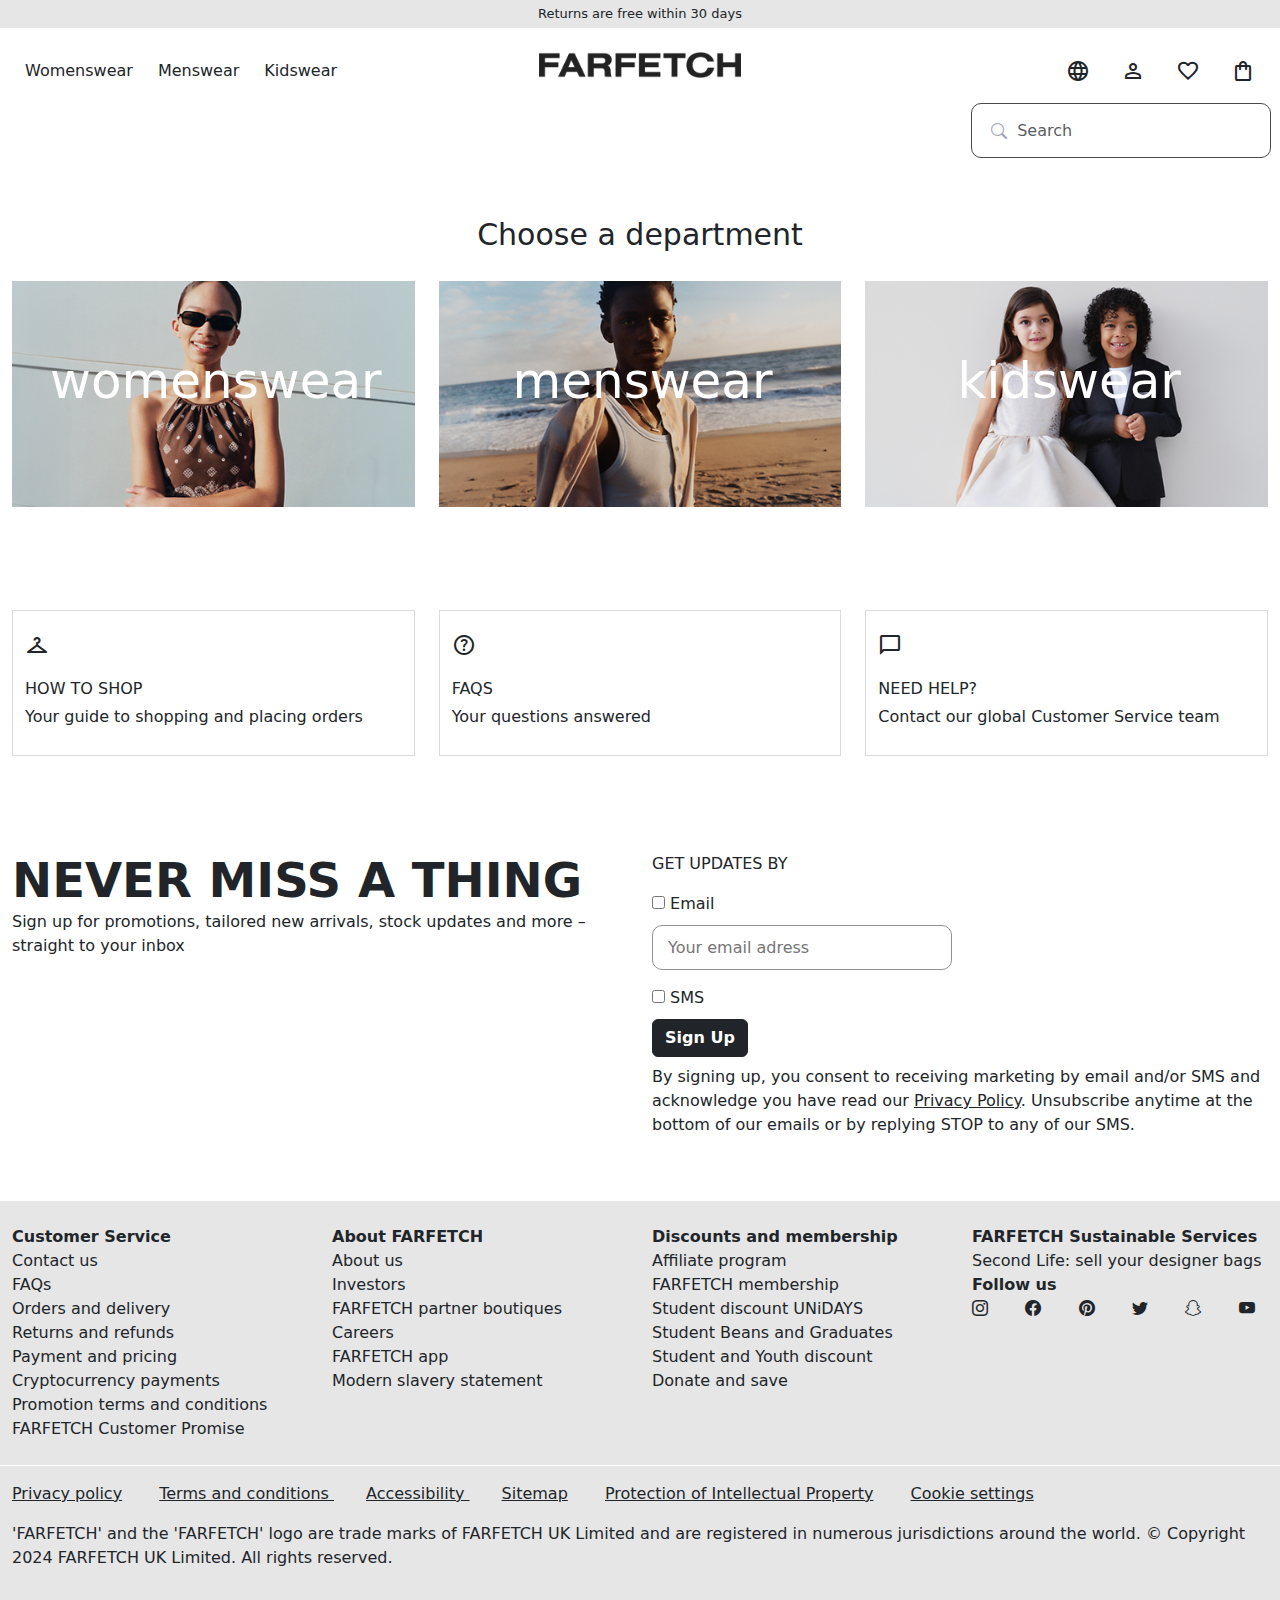
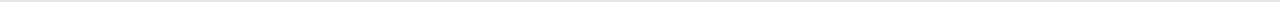
<file: index.html>
<!DOCTYPE html>
<html lang="en">
<head>
    <meta charset="UTF-8">
    <meta name="viewport" content="width=device-width, initial-scale=1.0">
    <link rel="icon" type="image/x-icon" href="favicon.png">
    <title>FARFETCH</title>
    <link href="https://cdn.jsdelivr.net/npm/bootstrap@5.3.3/dist/css/bootstrap.min.css" rel="stylesheet" integrity="sha384-QWTKZyjpPEjISv5WaRU9OFeRpok6YctnYmDr5pNlyT2bRjXh0JMhjY6hW+ALEwIH" crossorigin="anonymous">
    <link rel="stylesheet" href="https://cdn.jsdelivr.net/npm/bootstrap-icons@1.11.3/font/bootstrap-icons.min.css">
    <link rel="stylesheet" href="https://fonts.googleapis.com/css2?family=Material+Symbols+Outlined:opsz,wght,FILL,GRAD@24,400,0,0" />
    <link rel="stylesheet" href="style.css">
</head>
<body>
<!--top-warning-->
<div id="start">
    <div class="text-center" style="background-color: #e6e6e6; font-size: small;">
        <div class="p-1">
            Returns are free within 30 days
        </div>
    </div>

    <!--navigation-->
    <div class="container justify-conten-center pt-4 caixa navigation-baration">
        <div class="row">
            <div class="col">
                <div class="btn-group">
                    <div class="btn buttons">Womenswear</div>
                    <div class="btn buttons">Menswear</div>
                    <div class="btn buttons">Kidswear</div>
                </div>
            </div>
            <div class="col text-center">
                <a href="#start">
                    <img src="logotipo.png" alt="logo" style="height: 26px;">   
                </a> 
            </div>
            <div class="col text-end">
                <div>
                    <div class="btn buttons-2">
                        <span class="material-symbols-outlined">
                            language
                            </span>
                    </div>
                    <div class="btn buttons-2">
                        <span class="material-symbols-outlined">
                            person
                            </span>
                    </div>
                    <div class="btn buttons-2">
                        <span class="material-symbols-outlined">
                            favorite
                            </span>
                    </div>
                    <div class="btn buttons-2">
                        <span class="material-symbols-outlined">
                            shopping_bag
                            </span>
                    </div>
                </div>
            </div>
        </div>
    </div>
<!--search bar-->
<div class="container caixa navigation-baration">

    <div class="row height d-flex justify-content-end">

      <div class="col-md-6" style="width: 26%;">
        <a class="btn btn-primary" data-bs-toggle="offcanvas" href="#offcanvasExample" role="button" aria-controls="offcanvasExample" style="background-color: white; border: none;">
            <div class="form" style="  width: 300px;">
                <i class="bi bi-search"></i>
                <input type="text" class="form-control form-input" placeholder="Search">
            </div>
        </a>
      </div>


      <div class="offcanvas offcanvas-top" tabindex="-1" id="offcanvasExample" aria-labelledby="offcanvasExampleLabel" style="height: 250px;">
          <div class="offcanvas-header">
              <div class="container justify-conten-center my-2 caixa">
                  <div class="row">
                      <div class="col text-center">
                          <a href="#start">
                              <img src="logotipo.png" alt="logo" style="height: 26px;">   
                          </a> 
                      </div>
                  </div>
              </div>
            <button type="button" class="btn-close" data-bs-dismiss="offcanvas" aria-label="Close"></button>
          </div>
          <div class="offcanvas-body">
                  <div class="row">
                    <div class="col"></div>
                      <div class="col-10">
                          <div class="container justify-conten-center" style="width: fit-content;">
                          <div class="form-offcanvas form">
                              <i class="bi bi-search"></i>
                              <input type="text" class="form-control form-input" placeholder="Search Womenswear">
                          </div>
                          </div>
                    </div>
                      <div class="col"></div>
                  </div>
                  <div class="row">
                          <div class="container" style="width: 700px;">
                                  <div class="col-10 my-4">
                                      <div class="btn-group" role="group">
                                      <button type="button pb-3" class="btn dark off-canvas-bttn">WOMENSWEAR</button>
                                      <button type="button pb-3" class="btn dark off-canvas-bttn">MENSWEAR</button>
                                      <button type="button" class="btn dark off-canvas-bttn">KIDSWEAR</button>
                                    </div>
                                  </div>
                              </div>
            
                  </div>
          </div>
      </div>

    </div>
</div>
<!--navigation-baration-mobile-->
<div
class="container justify-conten-center pt-4 caixa navigation-baration-mobile"
>
<div class="row">
    <div class="col text-start">
        <button class="btn btn-dark" style="height: 50px; width: 50px;" type="button" data-bs-toggle="offcanvas" data-bs-target="#offcanvas" aria-controls="offcanvas">
            <i class="bi bi-list" style="font-size: 25px;"></i>                    
        </button>

        <div class="offcanvas offcanvas-start" data-bs-scroll="true" data-bs-backdrop="false" tabindex="-1" id="offcanvas" aria-labelledby="offcanvasLabel">
          <div class="offcanvas-header">
            <h5 class="offcanvas-title display-" id="offcanvasLabel">Categories</h5>
            <button type="button" class="btn-close" data-bs-dismiss="offcanvas" aria-label="Close"></button>
          </div>
          <div class="offcanvas-body">
            <div class="btn-group">
             <div class="row">
              <div class="col-12">
                <div class="btn my-2 buttons" style="font-size: larger; background-color: #e6e6e6;">Womenswear</div>
              </div>
              <div class="col-12">
                <div class="btn my-2 buttons" style="font-size: larger; background-color: #e6e6e6;">Menswear</div>
              </div>
                <div class="col-12">
                  <div class="btn my-2 buttons" style="font-size: larger; background-color: #e6e6e6;">Kidswear</div>
                </div>
             </div>
            </div>
          </div>
        </div>
    </div>
    <div class="col text-center">
      <a href="#start">
        <img src="favicon-dark.png" alt="logo" style="height: 50px;" />
      </a>
    </div>
    <div class="col text-end align-items-center">
      <div>
        <div class="btn buttons-2">
          <span class="material-symbols-outlined" style="padding: 3px;"> favorite </span>
        </div>
        <div class="btn buttons-2">
          <span class="material-symbols-outlined" style="padding: 3px;"> shopping_bag </span>
        </div>
      </div>
    </div>
</div>
</div>
</div>
<!--search bar-->
<div class="container mt-3 caixa navigation-baration-mobile">
<div class="row height d-flex justify-content-end">
  <div class="col-12" style="width: 26%">
    <a
      style="background-color: white; border: none; height: fit-content"
    >
      <div class="form" style="  width: auto;">
        <i class="bi bi-search"></i>
        <input
          type="text"
          class="form-control form-input"
          placeholder="Search"
        />
      </div>
    </a>
  </div>
</div>
<div
  class="offcanvas offcanvas-top"
  tabindex="-1"
  id="offcanvasExample"
  aria-labelledby="offcanvasExampleLabel"
  style="height: 250px"
>
  <div class="offcanvas-header">
    <div class="container justify-conten-center my-2 caixa">
      <div class="row">
        <div class="col text-center">
          <a href="#start">
            <img src="logotipo.png" alt="logo" style="height: 26px" />
          </a>
        </div>
      </div>
    </div>
    <button
      type="button"
      class="btn-close"
      data-bs-dismiss="offcanvas"
      aria-label="Close"
    ></button>
  </div>
  <div class="offcanvas-body">
    <div class="row">
      <div class="col"></div>
      <div class="col-10">
        <div
          class="container justify-conten-center"
          style="width: fit-content"
        >
          <div class="form-offcanvas form">
            <i class="bi bi-search"></i>
            <input
              type="text"
              class="form-control form-input"
              placeholder="Search Womenswear"
            />
          </div>
        </div>
      </div>
      <div class="col"></div>
      <div class="row">
        <div class="container" style="width: 700px">
          <div class="row">
            <div class="col-10 my-4">
              <div class="btn-group" role="group">
                <button type="button" class="btn dark off-canvas-bttn">
                  WOMENSWEAR
                </button>
                <button type="button" class="btn dark off-canvas-bttn">
                  MENSWEAR
                </button>
                <button type="button" class="btn dark off-canvas-bttn">
                  KIDSWEAR
                </button>
              </div>
            </div>
          </div>
        </div>
      </div>
    </div>
  </div>
</div>
</div>
<!--navigation-baration-mobile-small-->
<div
class="container justify-conten-center pt-4 caixa navigation-baration-mobile-small"
>
<div class="row">
    <div class="col-4 text-start">
        <button class="btn btn-dark" style="height: 50px; width: 50px;" type="button" data-bs-toggle="offcanvas" data-bs-target="#offcanvasScrolling" aria-controls="offcanvasScrolling">
            <i class="bi bi-list" style="font-size: 25px;"></i>                    
        </button>

        <div class="offcanvas offcanvas-start" style="width: 100%;" data-bs-scroll="true" data-bs-backdrop="false" tabindex="-1" id="offcanvasScrolling" aria-labelledby="offcanvasScrollingLabel">
          <div class="offcanvas-header">
            <h5 class="offcanvas-title display-" id="offcanvasScrollingLabel">Categories</h5>
            <button type="button" class="btn-close" data-bs-dismiss="offcanvas" aria-label="Close"></button>
          </div>
          <div class="offcanvas-body">
            <div class="btn-group">
             <div class="row">
              <div class="col-12">
                <div class="btn my-2 buttons" style="font-size: larger; background-color: #e6e6e6;">Womenswear</div>
              </div>
              <div class="col-12">
                <div class="btn my-2 buttons" style="font-size: larger; background-color: #e6e6e6;">Menswear</div>
              </div>
                <div class="col-12">
                  <div class="btn my-2 buttons" style="font-size: larger; background-color: #e6e6e6;">Kidswear</div>
                </div>
             </div>
            </div>
          </div>
        </div>
    </div>
    <div class="col-4 text-center">
      <a href="#start">
        <img src="favicon-dark.png" alt="logo" style="height: 50px;" />
      </a>
    </div>
    <div class="col-4 text-end align-items-center">
      <div>
        <div class="btn buttons-2">
          <span class="material-symbols-outlined" style="padding: 3px;"> favorite </span>
        </div>
        <div class="btn buttons-2 shopping-bag">
          <span class="material-symbols-outlined" style="padding: 3px;"> shopping_bag </span>
        </div>
      </div>
    </div>
</div>
</div>
</div>
<!--search bar-->
<div class="container mt-3 caixa navigation-baration-mobile-small">
<div class="row height d-flex justify-content-end">
  <div class="col-12" style="width: 100%">
    <a
      style="background-color: white; border: none; height: fit-content"
    >
      <div class="form">
        <i class="bi bi-search"></i>
        <input
          type="text"
          class="form-control form-input"
          placeholder="Search"
        />
      </div>
    </a>
  </div>
</div>
<div
  class="offcanvas offcanvas-top"
  tabindex="-1"
  id="offcanvasExample"
  aria-labelledby="offcanvasExampleLabel"
  style="height: 250px"
>
  <div class="offcanvas-header">
    <div class="container justify-conten-center my-2 caixa">
      <div class="row">
        <div class="col text-center">
          <a href="#start">
            <img src="logotipo.png" alt="logo" style="height: 26px" />
          </a>
        </div>
      </div>
    </div>
    <button
      type="button"
      class="btn-close"
      data-bs-dismiss="offcanvas"
      aria-label="Close"
    ></button>
  </div>
  <div class="offcanvas-body">
    <div class="row">
      <div class="col"></div>
      <div class="col-10">
        <div
          class="container justify-conten-center"
          style="width: fit-content"
        >
          <div class="form-offcanvas form">
            <i class="bi bi-search"></i>
            <input
              type="text"
              class="form-control form-input"
              placeholder="Search Womenswear"
            />
          </div>
        </div>
      </div>
      <div class="col"></div>
      <div class="row">
        <div class="container" style="width: 700px">
          <div class="row">
            <div class="col-10 my-4">
              <div class="btn-group" role="group">
                <button type="button" class="btn dark off-canvas-bttn">
                  WOMENSWEAR
                </button>
                <button type="button" class="btn dark off-canvas-bttn">
                  MENSWEAR
                </button>
                <button type="button" class="btn dark off-canvas-bttn">
                  KIDSWEAR
                </button>
              </div>
            </div>
          </div>
        </div>
      </div>
    </div>
  </div>
</div>
</div>
<!--image cards-->
    <div class="container my-5 pb-5" style="max-width: 1326px; max-height: fit-content";>
        <div class="my-4 text-center" style="font-size: 30px;">Choose a department</div>
        <div class="row text-center">
            <div class="col-12 col-lg-4">
                <a href="#">
                    <div class="containerBox">
                        <div class="text-box">
                            <h4 class="img-text">womenswear</h4>
                        </div>
                        <img class="img-responsive" src="womenswear.png">
                    </div>
                </a>
            </div>
            <div class="col-12 col-lg-4">
                <a href="#">                
                    <div class="containerBox">
                    <div class="text-box">
                        <h4 class="img-text">menswear</h4>
                    </div>
                    <img class="img-responsive" src="menswear.png"/>
                    </div>
                </a>
            </div>
            <div class="col-12 col-lg-4">
                <a href="#">
                    <div class="containerBox">
                        <div class="text-box">
                            <h4 class="img-text">kidswear</h4>
                        </div>
                        <img class="img-responsive" src="kidswear.png"/>
                    </div>
                </a>
            </div>
        </div>
    </div>
<!--info-cards-->
<div class="container my-5 pb-5 info-cards" style="max-width: 1326px; max-height: fit-content";>
    <div class="row">
        <div class="col-12 col-xl-4" style="height: 100%;">
            <a href="#">
                <div class="infocards-container">
                    <div class="btn rounded-0 text-start b-dark infocards-btn" style="width: 100%;">
                        <span class="material-symbols-outlined my-3">
                            checkroom
                        </span>
                        <p class="my-1">HOW TO SHOP</p>
                        <p class="pb-1">Your guide to shopping and placing orders</p>
                    </div>
                </div>
            </a>
        </div>
        <div class="col-12 col-xl-4" style="height: 100%;">
            <a href="#">                
                <div class="infocards-container">
                    <div class="btn rounded-0 text-start b-dark infocards-btn" style="width: 100%;">
                        <span class="material-symbols-outlined my-3">
                            help
                            </span>
                        <p class="my-1">FAQS</p>
                        <p class="pb-1">Your questions answered</p>
                    </div>
                </div>
            </a>
        </div>
        <div class="col-12 col-xl-4" style="height: 100%;">
            <a href="#">
                <div class="infocards-container">
                    <div class="btn rounded-0 text-start b-dark infocards-btn" style="width: 100%;">
                        <span class="material-symbols-outlined my-3">
                            chat_bubble
                            </span>
                        <p class="my-1">NEED HELP?</p>
                        <p class="pb-1">Contact our global Customer Service team</p>
                    </div>
                </div>
            </a>
        </div>
    </div>
</div>
<!--mobile/ mobile-small-->
<div class="accordion accordion-flush info-cards-small" id="accordionFlushExample">
  <div class="accordion-item">
    <h2 class="accordion-header" id="flush-headingOne">
      <button class="accordion-button collapsed" type="button" data-bs-toggle="collapse" data-bs-target="#flush-collapseOne" aria-expanded="false" aria-controls="flush-collapseOne">
        <span class="material-symbols-outlined my-3">
          checkroom
      </span>
      <p class="my-1">HOW TO SHOP</p>
      </button>
    </h2>
    <div id="flush-collapseOne" class="accordion-collapse collapse" aria-labelledby="flush-headingOne" data-bs-parent="#accordionFlushExample">
      <div class="accordion-body">
        <p class="pb-1">Your guide to shopping and placing orders</p>
      </div>
    </div>
  </div>
  <div class="accordion-item">
    <h2 class="accordion-header" id="flush-headingTwo">
      <button class="accordion-button collapsed" type="button" data-bs-toggle="collapse" data-bs-target="#flush-collapseTwo" aria-expanded="false" aria-controls="flush-collapseTwo">
        <span class="material-symbols-outlined my-3">
          help
          </span>
      <p class="my-1">FAQS</p>
      </button>
    </h2>
    <div id="flush-collapseTwo" class="accordion-collapse collapse" aria-labelledby="flush-headingTwo" data-bs-parent="#accordionFlushExample">
      <div class="accordion-body">
        <p class="pb-1">Your questions answered</p>
      </div>
      </div>
  </div>
  <div class="accordion-item">
    <h2 class="accordion-header" id="flush-headingThree">
      <button class="accordion-button collapsed" type="button" data-bs-toggle="collapse" data-bs-target="#flush-collapseThree" aria-expanded="false" aria-controls="flush-collapseThree">
          <span class="material-symbols-outlined my-3">
          chat_bubble
          </span>
      <p class="my-1">NEED HELP?</p>
      </button>
    </h2>
    <div id="flush-collapseThree" class="accordion-collapse collapse" aria-labelledby="flush-headingThree" data-bs-parent="#accordionFlushExample">
      <div class="accordion-body">
        <p class="pb-1">Contact our global Customer Service team</p>
      </div>
    </div>
  </div>
</div>

<!--updates-->
<div class="container caixa my-5">
    <div class="row">
        <div class="col-md-6 col-12 pb-3 pe-5">
            <div class="display-5 fw-bold">NEVER MISS A THING</div>
            <p>Sign up for promotions, tailored new arrivals, stock updates and more – straight to your inbox</p>
        </div>
        <div class="col-md-6 col-12">
            <p>GET UPDATES BY</p>
            <input type="checkbox" class="mb-3">
                Email
            <br>
            <input type="text" class="email-bar mb-3" placeholder="Your email adress">
            <br>
            <input type="checkbox" class="mb-3">
                SMS 
            <br>
            <div class="btn btn-dark fw-bold mb-2">Sign Up</div>
            <br>

            <p>By signing up, you consent to receiving marketing by email and/or SMS and acknowledge you have read our <a href="#">Privacy Policy</a>. Unsubscribe anytime at the bottom of our emails or by replying STOP to any of our SMS.
            </p>
        </div>
    </div>
</div>
<!--footer 1-->
    <div class="footer-bg">
        <div class="container caixa">
            <div class="row footer-row">
                <div class="col-6 col-md-3 py-4">
                        <b>
                            Customer Service
                        </b>
                        <br>
                        <a href="#" class="lnk">Contact us</a> <br>
                        <a href="#" class="lnk">FAQs</a> <br>
                        <a href="#" class="lnk">Orders and delivery</a> <br>
                        <a href="#" class="lnk">Returns and refunds</a> <br>
                        <a href="#" class="lnk">Payment and pricing</a> <br>
                        <a href="#" class="lnk">Cryptocurrency payments</a> <br>
                        <a href="#" class="lnk">Promotion terms and conditions</a> <br>
                        <a href="#" class="lnk ">FARFETCH Customer Promise</a> 
                </div>
                    <div class="col-6 col-md-3 py-4">
                        <b>
                            About FARFETCH
                        </b>
                        <br>
                        <a href="#" class="lnk">About us</a> <br>
                        <a href="#" class="lnk">Investors</a> <br>
                        <a href="#" class="lnk">FARFETCH partner boutiques</a> <br>
                        <a href="#" class="lnk">Careers</a> <br>
                        <a href="#" class="lnk">FARFETCH app</a> <br>
                        <a href="#" class="lnk">Modern slavery statement</a> <br>
                    </div>
                    <div class="col-6 col-md-3 py-4">
                        <b>
                            Discounts and membership
                        </b>
                        <br>
                        <a href="#" class="lnk">Affiliate program</a> <br>
                        <a href="#" class="lnk">FARFETCH membership</a> <br>
                    <a href="#" class="lnk">Student discount UNiDAYS</a> <br>
                    <a href="#" class="lnk">Student Beans and Graduates</a> <br>
                    <a href="#" class="lnk">Student and Youth discount</a> <br>
                    <a href="#" class="lnk">Donate and save</a> <br>
                </div>
                <div class="col-6 col-md-3 py-4">
                    <b>
                        FARFETCH Sustainable Services
                    </b>
                    <br>
                    <a href="#" class="lnk">Second Life: sell your designer bags</a> <br>
                    <b>
                        Follow us
                    </b>
                    <br>
        
                    <div class="container"></div>
                        <div class="row">
                            <div class="col">                        
                                <a href="#""><i class="bi bi-instagram"></i></a>
                            </div>
                            <div class="col">
                                <a href="#"><i class="bi bi-facebook"></i></a>
                            </div>
                            <div class="col">
                                <a href="#"><i class="bi bi-pinterest"></i></a>
                            </div>
                            <div class="col">
                                <a href="#"><i class="bi bi-twitter"></i></a>
                            </div>
                            <div class="col">
                                <a href="#"><i class="bi bi-snapchat"></i></a>
                            </div>
                            <div class="col">
                                <a href="#"><i class="bi bi-youtube"></i></a>
                            </div>
                        </div>
                    </div>
                </div>
            </div>
        </div>
    </div>
<!--footer 2-->
    <div class="footer-bg">
        <div class="container caixa py-3">
            <a href="#" class="me-3">Privacy policy</a>
            <a href="#" class="mx-3">Terms and conditions
            </a>
            <a href="#" class="mx-3">Accessibility
            </a>
            <a href="#" class="mx-3">Sitemap</a>
            <a href="#" class="mx-3">Protection of Intellectual Property</a>
            <a href="#" class="mx-3">Cookie settings</a>
            <p class="mt-3">'FARFETCH' and the 'FARFETCH' logo are trade marks of FARFETCH UK Limited and are registered in numerous jurisdictions around the world.

                © Copyright 2024 FARFETCH UK Limited. All rights reserved.</p>
        </div>
    </div>




<script src="https://cdn.jsdelivr.net/npm/bootstrap@5.3.3/dist/js/bootstrap.bundle.min.js" integrity="sha384-YvpcrYf0tY3lHB60NNkmXc5s9fDVZLESaAA55NDzOxhy9GkcIdslK1eN7N6jIeHz" crossorigin="anonymous"></script>
</body>
</html>
</file>
<file: style.css>
.navigation-baration {
  display: block;
}

.buttons:hover {
  background-color: #f3f3f3;
  color: rgb(156, 156, 156);
}

.buttons-2:hover {
  background-color: #f3f3f3;
}

.form {
  position: relative;
}

.form-offcanvas {
  width: 700px;
}

.form .bi-search {
  position: absolute;
  top: 20px;
  left: 20px;
  color: #9ca3af;
  align-items: center;
}

.bi-search {
  display: flex;
}

.form span {
  position: absolute;
  right: 17px;
  top: 13px;
  padding: 2px;
}

.left-pan {
  padding-left: 7px;
}

.left-pan i {
  padding-left: 10px;
}

.form-input {
  height: 55px;
  text-indent: 33px;
  border-radius: 10px;
  border: rgb(73, 73, 73) solid 1px;
}

.form-input:focus {
  box-shadow: none;
  border: black solid 1px;
}

.caixa {
  max-width: 1326px;
}

.off-canvas-bttn {
  color: #9ca3af;
  border-radius: 0;
  font-weight: 500;
  border-top: none;
  border-right: none;
  border-left: none;
  border-bottom: solid 1px #9ca3af;
}

.off-canvas-bttn:hover {
  color: black;
  border-radius: 0;
  font-weight: 500;
  border-top: none;
  border-right: none;
  border-left: none;
  border-bottom: solid 1px #9ca3af;
}

.off-canvas-bttn:first-child {
  color: black;
  border-top: none;
  border-right: none;
  border-left: none;
  border-bottom: solid 2px black;
}

.containerBox {
  position: relative;
  display: inline-block;
}
.text-box {
  position: absolute;
  height: 100%;
  text-align: center;    
  width: 100%;
}
.text-box:before {
  content: '';
  display: inline-block;
  height: 100%;
  vertical-align: middle;
}
.img-text {
  display: inline-block;
  font-size: 50px; /*or whatever you want*/
  color: #FFF;   
}
.img-responsive {
 display: block;
 max-width: 100%;
 height: auto;
}


.infocards-btn {
  border: #dbdbdb solid 1px;
  border-radius: none;
}

.infocards-btn:hover {
  border: #dbdbdb solid 1px;
  border-radius: none;
  color: black;
  background-color: #f3f3f3;
}

.email-bar {
  width: 300px;
  height: 45px;
  border-radius: 10px;
  border: rgb(146, 146, 146) solid 1px;
  padding-left: 15px;
}

a {
  color: #212529;
}

.sticky {
  position: sticky;
}

.footer-bg {
  background-color: #e6e6e6;
}

.footer-row {
  border-bottom: 1px white solid;
}

.lnk {
  text-decoration: none;
}

.lnk:hover {
  text-decoration: underline;
}


@media only screen and (max-width:1400px){
  .navigation-baration{
    display: block;
  }
  .navigation-baration-mobile{
    display: none;
  }
  .navigation-baration-mobile-small{
    display: none;
  }

  .info-cards{
    display: block;
  }
.info-cards-small{
  display: none;
}
}

@media only screen and (max-width:1200px){
    .navigation-baration{
      display: none;
  }
  .navigation-baration-mobile{
    display: block;
  }
  .navigation-baration-mobile-small{
    display: none;
  }
.info-cards{
    display: none;
  }
.info-cards-small{
  display: block;
}
}

@media only screen and (max-width:575px){
  .navigation-baration{
    display: none;
  }
  .navigation-baration-mobile{
    display: none;
  }
  .navigation-baration-mobile-small{
    display: block;
  }
  .info-cards{
    display: none;
  }
 .info-cards-small{
  display: block;
}
}

@media only screen and (max-width:428px){
  .shopping-bag{
    display: none;
  }
  .info-cards{
    display: none;
  }
 .info-cards-small{
  display: block;
}
}
</file>
